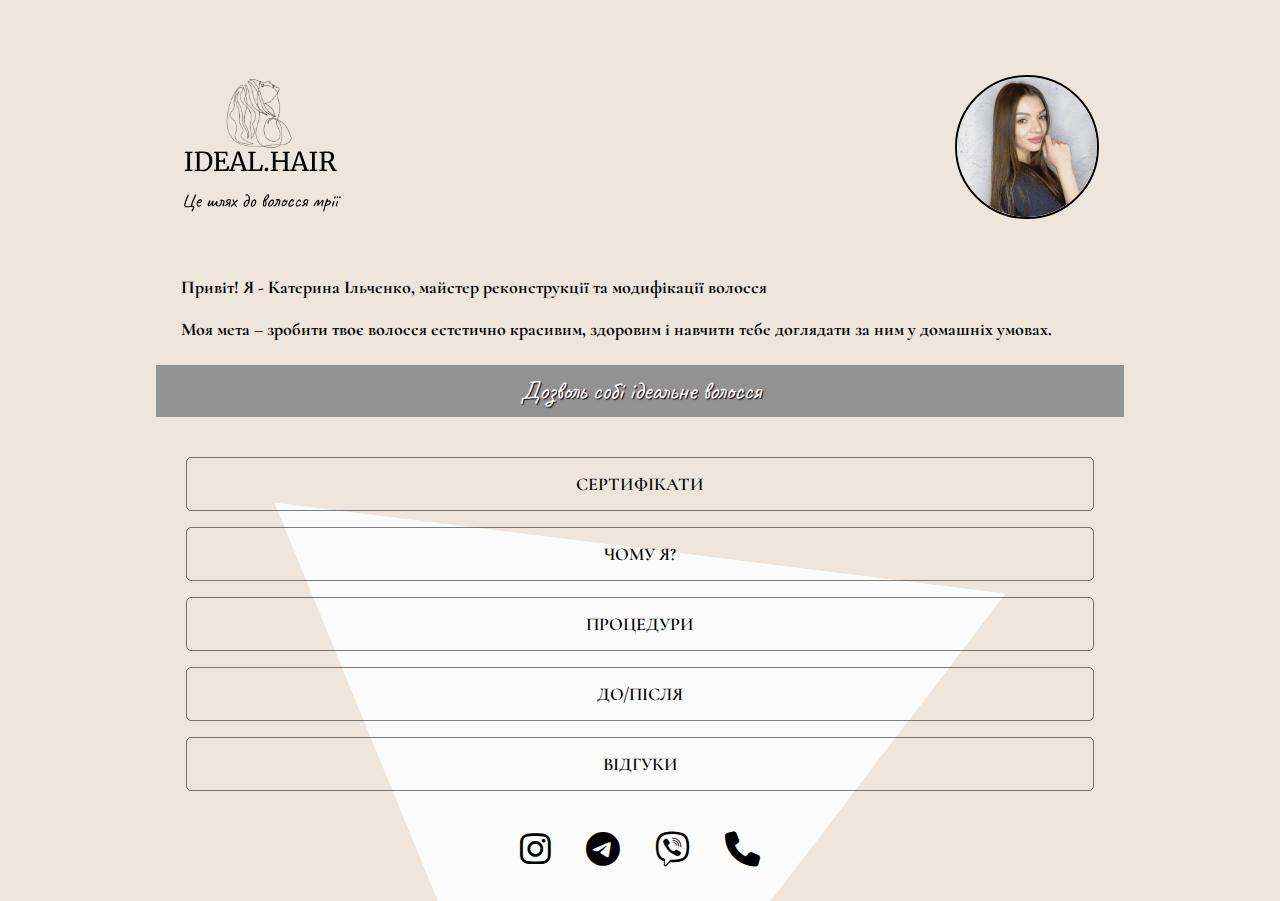
<file: index.html>
<!DOCTYPE html>
<html lang="ru">
<head>
    <meta charset="UTF-8">
    <meta name="viewport" content="width=device-width, initial-scale=1.0">
    <meta name="description" content="Привіт! Я - Катерина Ільченко, майстер реконструкції та модифікації волосся. Пересечне, Солоницівка, Вільшани  Моя мета – зробити твоє волосся естетично красивим, здоровим і навчити тебе доглядати за ним у домашніх умовах. Здравствуйте! Я – Екатерина Ильченко, мастер реконструкции и модификации волос. Пересечное, Солоницевка, Ольшаны Моя цель – сделать твои волосы эстетически красивыми, здоровыми и научить тебя ухаживать за ними в домашних условиях.">
    <link rel="icon" href="icon.ico">  
    <link rel="stylesheet" href="css/all.css">

    <link rel="preconnect" href="https://fonts.googleapis.com">
    <link rel="preconnect" href="https://fonts.gstatic.com" crossorigin>
    <link href="https://fonts.googleapis.com/css2?family=Caveat&family=Cormorant:wght@500&display=swap" rel="stylesheet">

    <link rel="stylesheet" href="css/style.css">
    <title>Головна сторінка. Катерина Ільченко майстер реконструкції та модифікації волосся</title>
</head>
<body>
<div class="homePage">
	  <div class='container'>
	                <header class='header'>
	                  <figure class="logo">
	                    <img src="img/homePage/logo1.svg" alt="" class="logo1">
	                    <img src="img/homePage/fotoKati.png" alt="" class="logo2">
	                    <figcaption>
	                      <p><h1 class="target">Привіт! Я - Катерина Ільченко, майстер реконструкції та модифікації волосся</h1></p>
	                      <p><h2 class="description"><b>Моя мета</b> – зробити твоє волосся естетично красивим, здоровим і навчити тебе доглядати за ним у домашніх умовах.</h2></p>
	                    </figcaption>
	                  </figure>     
	                </header>
	                <div class="slogan">Дозволь собі ідеальне волосся</div>
	                <nav>
	                  <ul class="menu">
	                    <li><a href="gallery.html" class="menuLink ">СЕРТИФІКАТИ</a></li>
	                    <li><a href="about.html" class="menuLink ">ЧОМУ Я?</a></li>
	                    <li><a href="procedur.html" class="menuLink ">ПРОЦЕДУРИ</a></li>
	                    <li><a href="beforeAfter.html" class="menuLink ">ДО/ПІСЛЯ</a></li>
	                    <li><a href="reviews.html" class="menuLink ">ВІДГУКИ</a></li>
	                  </ul>
	                </nav>
	                

	  </div>
	<footer class="footer">
		<ul class="contact">
		  <li><a href="https://www.instagram.com/ideal.hair_/"><i class="fa-brands fa-instagram instagram"></i></a></li>
		  <li><a href="https://t.me/idealhaair"><i class="fa-brands fa-telegram telegram"></i></a></li>
		  <li><a href="viber://chat?number=%2B380665272340"><i class="fa-brands fa-viber viber"></i></a></li>
		  <li><a href="tel:+380665272340"><i class="fa-solid fa-phone phone"></i></a></li>
		</ul>
	</footer>
</div>

<script src="js/script.js"></script>
</body>
</html>
</file>
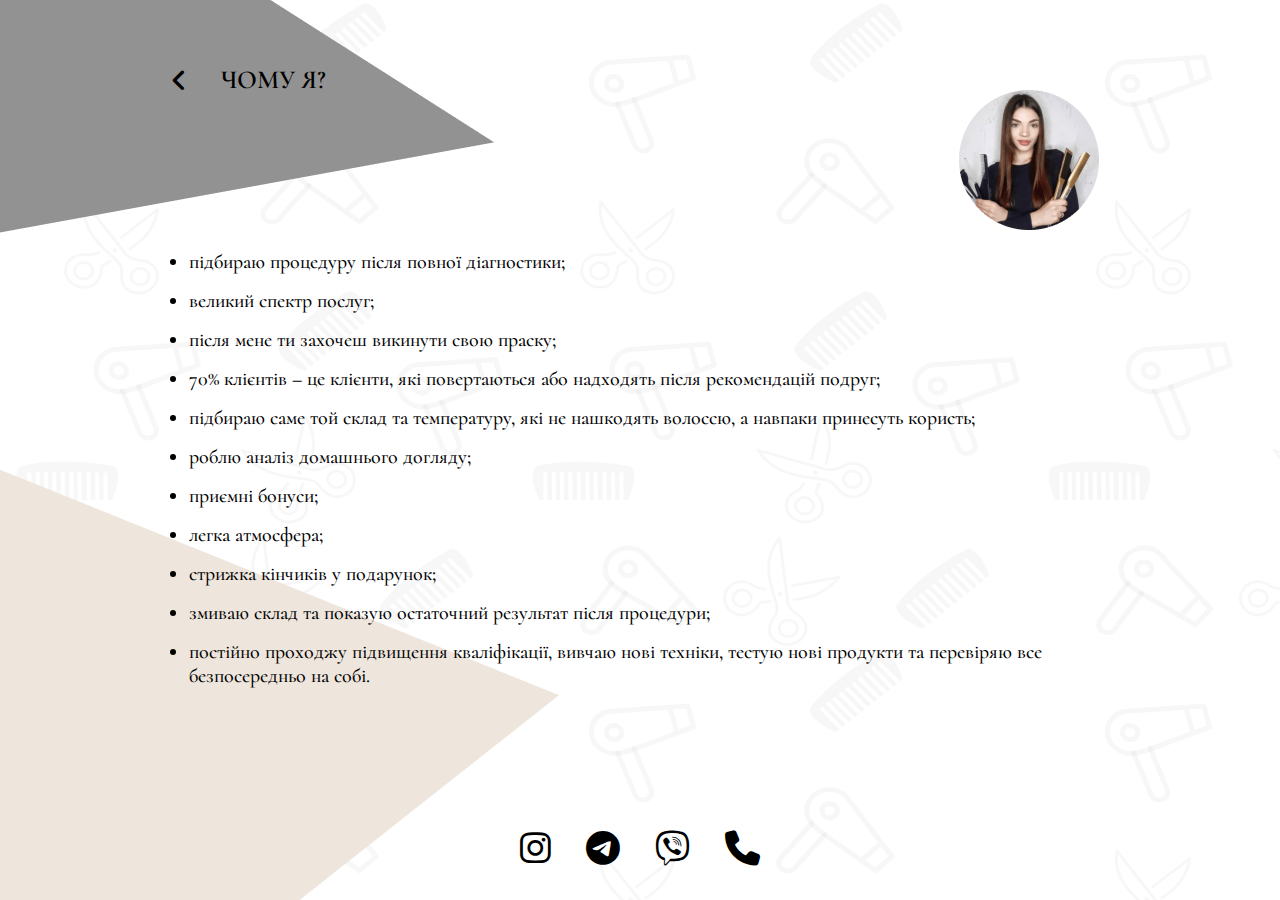
<file: about.html>
<!DOCTYPE html>
<html lang="ru">
<head>
    <meta charset="UTF-8">
    <meta name="viewport" content="width=device-width, initial-scale=1.0">
   
    <link rel="icon" href="icon.ico">  
    <link rel="stylesheet" href="css/brands.css">
    <link rel="stylesheet" href="css/all.css">
    <link rel="preconnect" href="https://fonts.googleapis.com">
    <link rel="preconnect" href="https://fonts.gstatic.com" crossorigin>
    <link href="https://fonts.googleapis.com/css2?family=Caveat&family=Cormorant:wght@500&display=swap" rel="stylesheet">

    <link rel="stylesheet" href="css/style.css">
    <title>Катерина Ільченко - Майстер реконструкції волосся</title>
</head>
<body >
    <div class="aboutPage">
         <div class='container aboutPageContainer'>
                <div class="about_titleCont" >
                    <a href="index.html" class="title about_title"><span ><i class="fa-solid fa-angle-left "></i></span><span>Чому Я?</span></a>            
                </div>

                <figure>
                    <img src="img/about/aboutLogo.png" alt="Фотография Екатерины Ильченко" class="aboutLogoImg">
                    <figcaption>
                        <ul class="aboutCont">
                            <li class="aboutList">Підбираю процедуру після повної діагностики;</li>
                            <li class="aboutList">Великий спектр послуг;</li>
                            <li class="aboutList">після мене ти захочеш викинути свою праску;</li>
                            <li class="aboutList">70% клієнтів – це клієнти, які повертаються або надходять після рекомендацій подруг;</li>
                            <li class="aboutList">підбираю саме той склад та температуру, які не нашкодять волоссю, а навпаки принесуть користь;</li>
                            <li class="aboutList">Роблю аналіз домашнього догляду;</li>
                            <li class="aboutList">приємні бонуси;</li>
                            <li class="aboutList">Легка атмосфера;</li>
                            <li class="aboutList">стрижка кінчиків у подарунок;</li>
                            <li class="aboutList">змиваю склад та показую остаточний результат після процедури;</li>
                            <li class="aboutList">постійно проходжу підвищення кваліфікації, вивчаю нові техніки, тестую нові продукти та перевіряю все безпосередньо на собі.</li>
                        </ul>
                    </figcaption>
                </figure>

                <footer class="footer">
                    <ul class="contact">
                      <li><a href="https://www.instagram.com/ideal.hair_/"><i class="fa-brands fa-instagram instagram"></i></a></li>
                      <li><a href="https://t.me/idealhaair"><i class="fa-brands fa-telegram telegram"></i></a></li>
                      <li><a href="viber://chat?number=%2B380665272340"><i class="fa-brands fa-viber viber"></i></a></li>
                      <li><a href="tel:+380665272340"><i class="fa-solid fa-phone phone"></i></a></li>
                    </ul>
                </footer>
            </div>
        

    </div>


    <script src="js/script.js"></script>
</body>
</html>
</file>
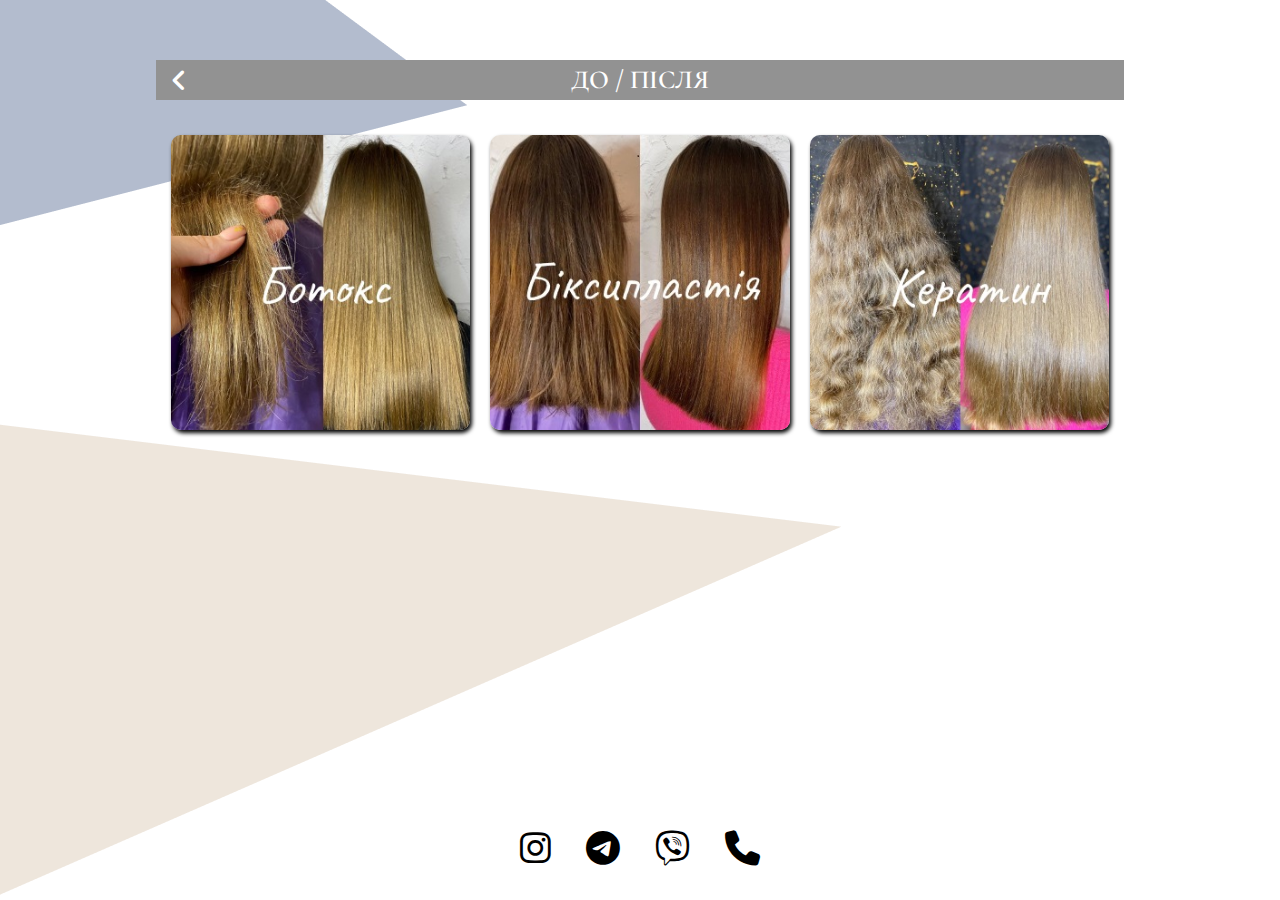
<file: beforeAfter.html>
<!DOCTYPE html>
<html lang="ru">
<head>
    <meta charset="UTF-8">
    <meta name="viewport" content="width=device-width, initial-scale=1.0">
    
    <link rel="icon" href="icon.ico">  
    <link rel="stylesheet" href="css/brands.css">
    <link rel="stylesheet" href="css/all.css">

    <link rel="preconnect" href="https://fonts.googleapis.com">
    <link rel="preconnect" href="https://fonts.gstatic.com" crossorigin>
    <link href="https://fonts.googleapis.com/css2?family=Caveat&family=Cormorant:wght@500&display=swap" rel="stylesheet">

    <link rel="stylesheet" href="css/style.css">
    <title>ДО / ПІСЛЯ. Катерина Ільченко - Майстер реконструкції волосся</title>
</head>
<body >
    <section class="beforePage">
         <div class='container beforePageContainer'>
                <div class="before_titleCont" >
                    <a href="index.html" class="title before_title"><span><i class="fa-solid fa-angle-left "></i></span><span>ДО / ПІСЛЯ</span></a>
                </div>
                <section>
                    <figure>
                        <img src="img/beforeAfter/botoks.jpg" alt="" class="botoks">
                    </figure>
                    <figure>
                        <img src="img/beforeAfter/bix.jpg" alt="" class="bix">
                    </figure>
                    <figure>
                        <img src="img/beforeAfter/keratin.jpg" alt="" class="keratin">
                    </figure>
                </section>
                <footer class="footer">
                    <ul class="contact">
                      <li><a href="https://www.instagram.com/ideal.hair_/"><i class="fa-brands fa-instagram instagram"></i></a></li>
                      <li><a href="https://t.me/idealhaair"><i class="fa-brands fa-telegram telegram"></i></a></li>
                      <li><a href="viber://chat?number=%2B380665272340"><i class="fa-brands fa-viber viber"></i></a></li>
                      <li><a href="tel:+380665272340"><i class="fa-solid fa-phone phone"></i></a></li>
                    </ul>
                </footer>
            </div>        
    </section>


    <script src="js/script.js"></script>
</body>
</html>
</file>
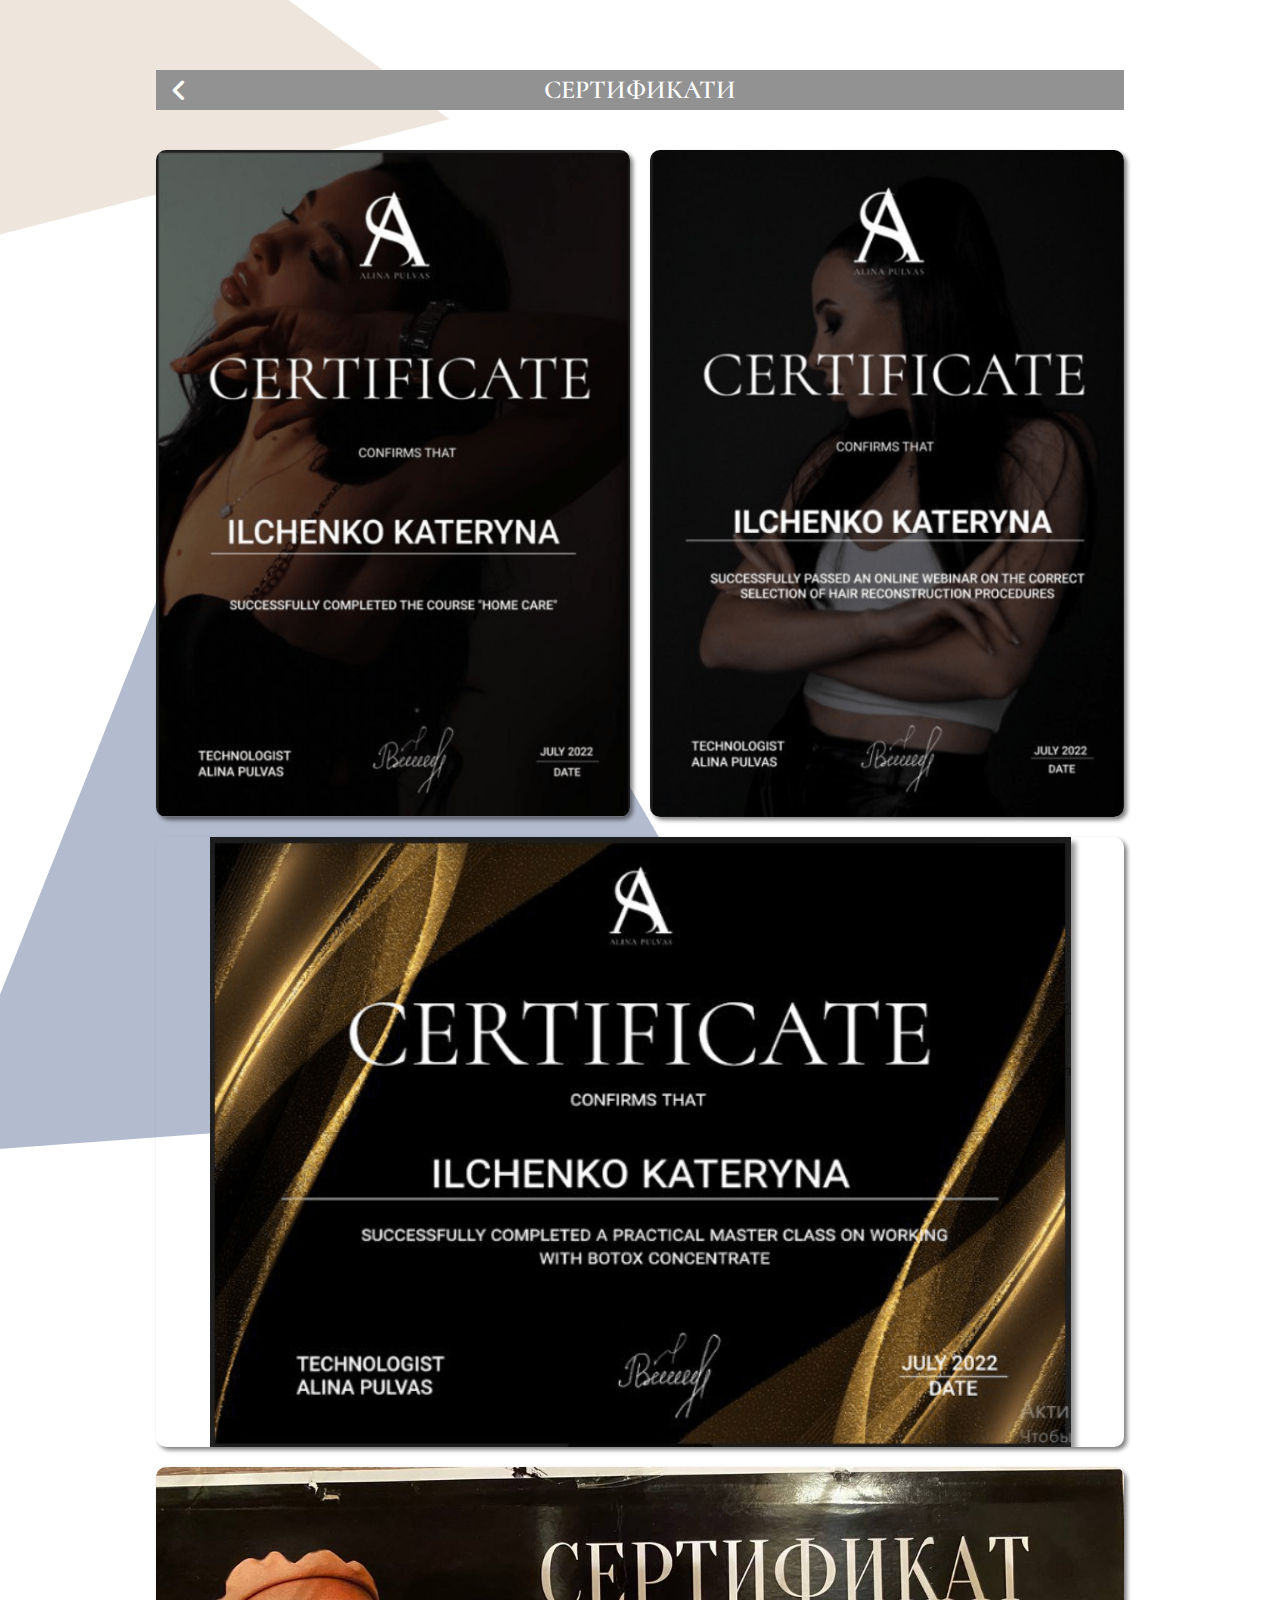
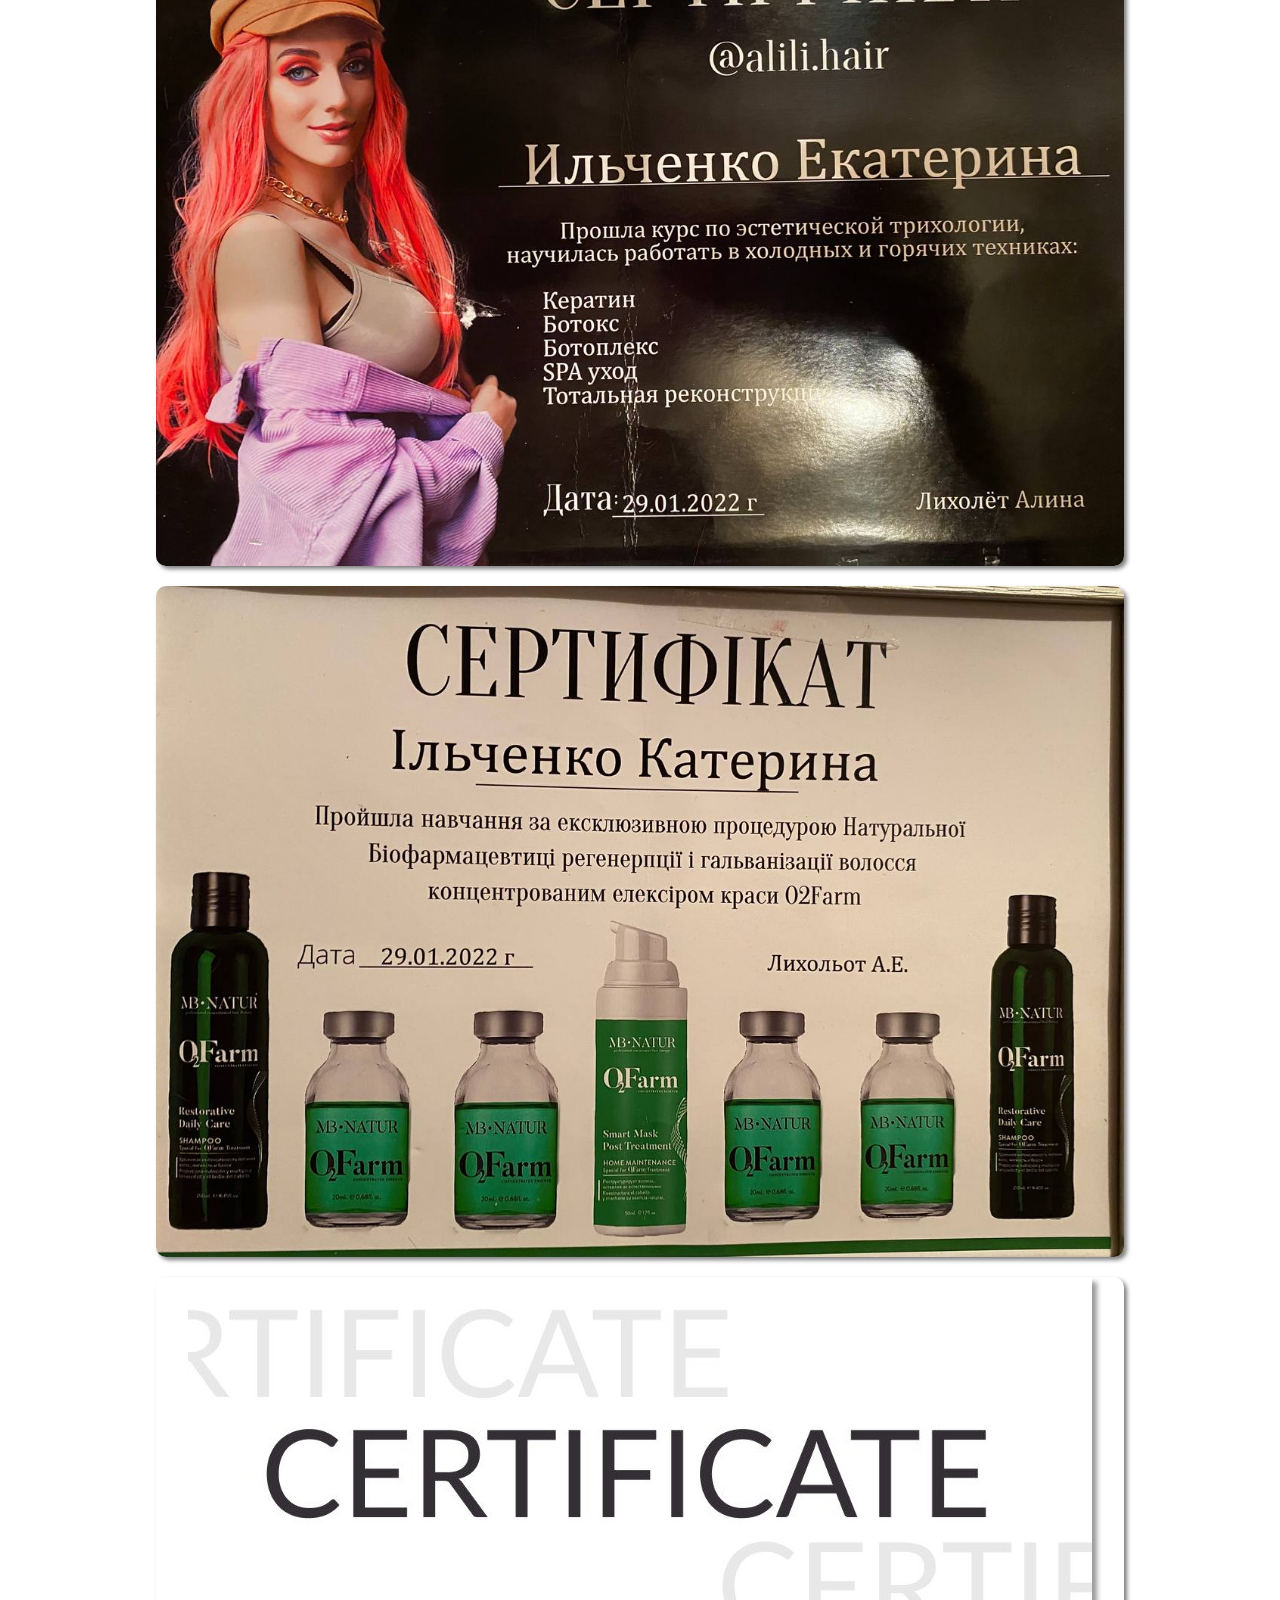
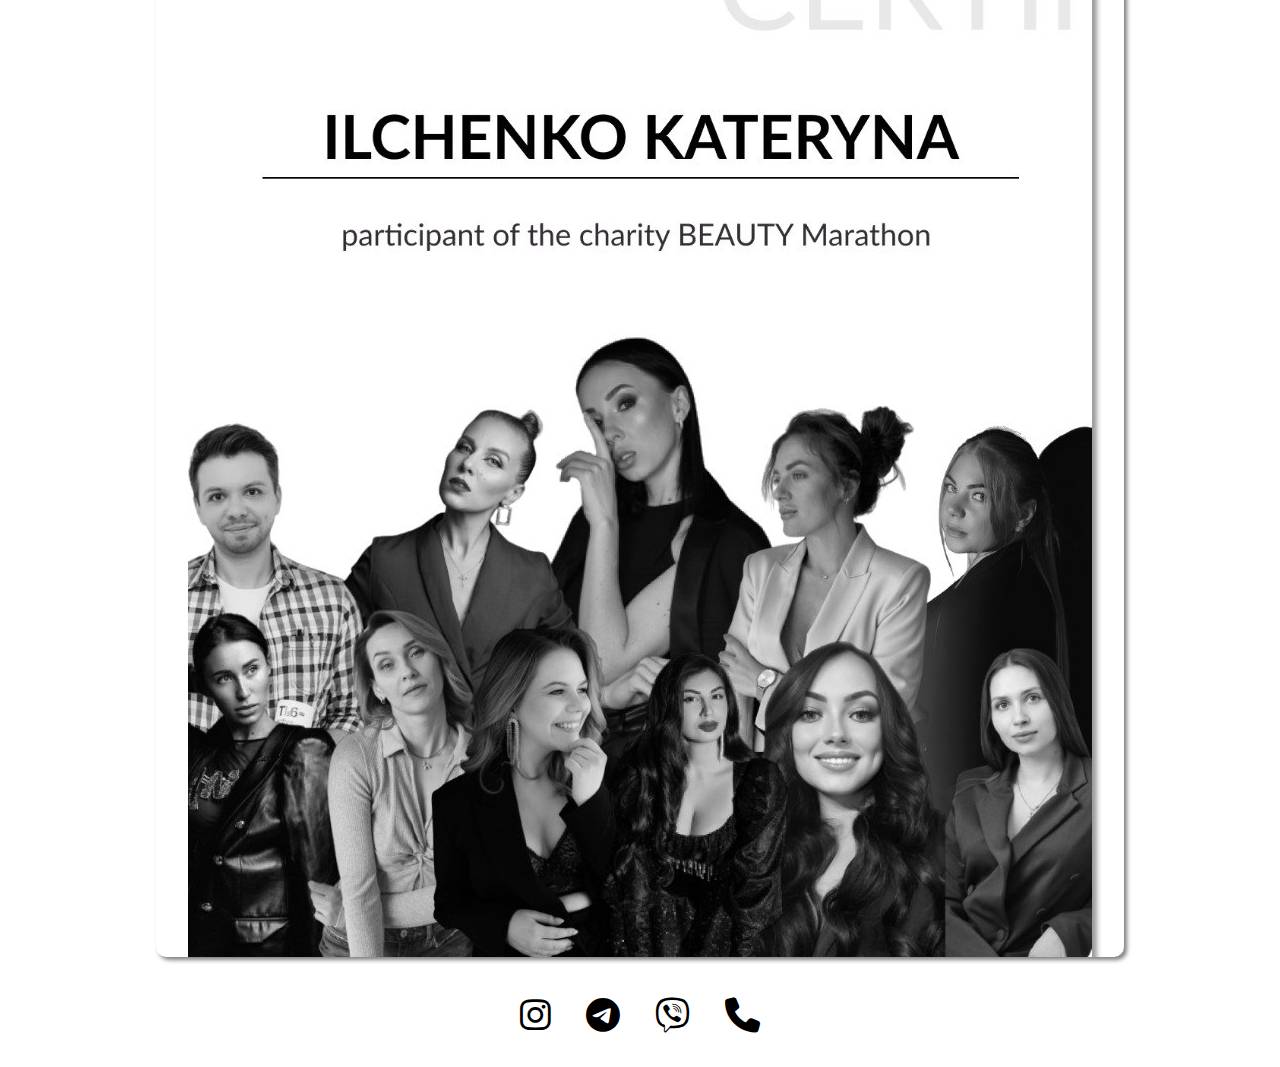
<file: gallery.html>
<!DOCTYPE html>
<html lang="ru">
<head>
    <meta charset="UTF-8">
    <meta name="viewport" content="width=device-width, initial-scale=1.0">
    
    <link rel="icon" href="icon.ico">  
    <link rel="stylesheet" href="css/brands.css">
    <link rel="stylesheet" href="css/brands.css">
    <link rel="stylesheet" href="css/all.css">

    <link rel="preconnect" href="https://fonts.googleapis.com">
    <link rel="preconnect" href="https://fonts.gstatic.com" crossorigin>
    <link href="https://fonts.googleapis.com/css2?family=Caveat&family=Cormorant:wght@500&display=swap" rel="stylesheet">
    <link rel="stylesheet" href="css/style.css">
    <title>Галерея. Катерина Ільченко - Майстер реконструкції волосся</title>
</head>
<body>
    <div class="certificatePage">
         <div class='container '>
                <div class="certificateTitle_cont" >
                    <a href="index.html" class="title certificatePage_title"><span ><i class="fa-solid fa-angle-left "></i></span><span>Сертификати</span></a>            
                </div>
                <div class="gallery">
            
                        <figure >
                            <a href="img/certificates/cerImg1.png">
                                <img src="img/certificates/cerImg1.png" alt="Сертификат дата:Июнь 2022">
                            </a>
                        </figure>
                        <figure>
                            <a href="img/certificates/cerImg2.png">
                                <img src="img/certificates/cerImg2.png" alt="Сертификат дата:Июнь 2022">
                            </a>
                        </figure>                        
    

                    <figure class="flex">
                        <a href="img/certificates/cerImg3.png">
                            <img src="img/certificates/cerImg3.png" alt="Сертификат дата:Июнь 2022">
                        </a>
                    </figure>
                    <figure class="flex">
                        <a href="img/certificates/cerImg4.jpg">
                            <img src="img/certificates/cerImg4.jpg" alt="Сертификат дата:Январь 2022">
                        </a>
                    </figure>
                    <figure class="flex">
                        <a href="img/certificates/cerImg5.jpg">
                            <img src="img/certificates/cerImg5.jpg" alt="Сертификат дата:Январь 2022">
                        </a>
                    </figure>
                    <figure class="flex">
                        <a href="img/certificates/cerImg6.jpg">
                            <img src="img/certificates/cerImg6.jpg" alt="Сертификат участвия в Марафоне">
                        </a>
                    </figure>
                </div>
                <footer class="footer">
                    <ul class="contact">
                      <li><a href="https://www.instagram.com/ideal.hair_/"><i class="fa-brands fa-instagram instagram"></i></a></li>
                      <li><a href="https://t.me/idealhaair"><i class="fa-brands fa-telegram telegram"></i></a></li>
                      <li><a href="viber://chat?number=%2B380665272340"><i class="fa-brands fa-viber viber"></i></a></li>
                      <li><a href="tel:+380665272340"><i class="fa-solid fa-phone phone"></i></a></li>
                    </ul>
                </footer>
            </div> 
    </div>

    <script src="js/script.js"></script>
</body>
</html>
</file>
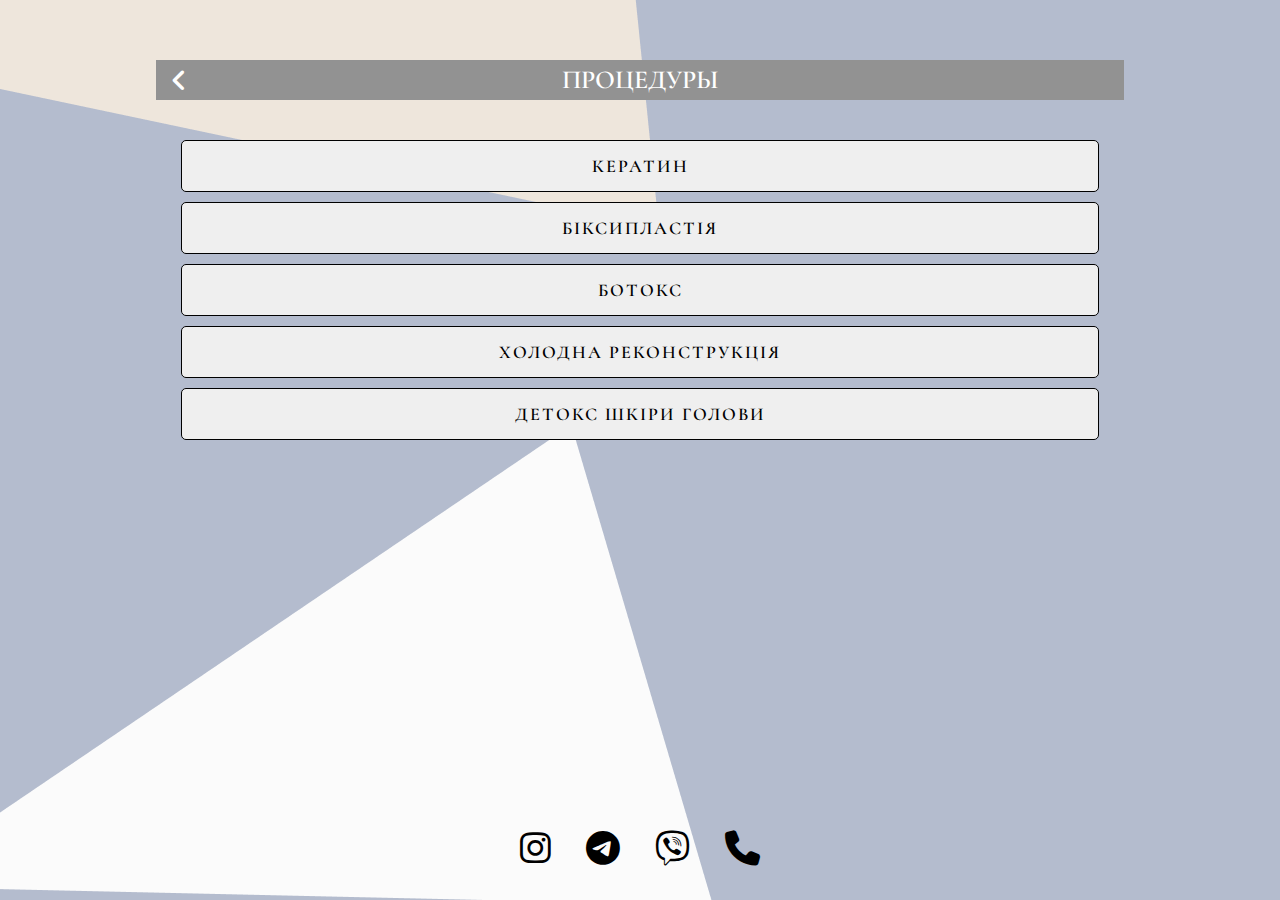
<file: procedur.html>
<!DOCTYPE html>
<html lang="ru">
<head>
    <meta charset="UTF-8">
    <meta name="viewport" content="width=device-width, initial-scale=1.0">
   
    <link rel="icon" href="icon.ico">  
    <link rel="stylesheet" href="css/brands.css">
    <link rel="stylesheet" href="css/all.css">

    <link rel="preconnect" href="https://fonts.googleapis.com">
    <link rel="preconnect" href="https://fonts.gstatic.com" crossorigin>
    <link href="https://fonts.googleapis.com/css2?family=Caveat&family=Cormorant:wght@500&display=swap" rel="stylesheet">



    <link rel="stylesheet" href="css/style.css">
    <title>Процедури. Екатерина Ильченко - Мастер реконструкции волос</title>
</head>
<body >
    <div class='procedurePageContainer'>
        <div class='container'>
                <div class="procedure_titleCont" >
                    <a href="index.html" class="title procedure_title"><span ><i class="fa-solid fa-angle-left "></i></span><span>Процедуры</span></a>            
                </div>

                <div class="acordionContainer">                     
                    <button class="accordion">Кератин</button>
                    <div class="panel" style="display: none">
                        <ul class="panelList">
                            <li>- вирівнює сильний завиток;</li>
                            <li>- прибирає пухнастість та статику;</li>
                            <li>- додає блиск;</li>
                            <li>- полегшує розчісування;</li>
                            <li>- запобігає ламкості та посіченості;</li>
                            <li>- робить волосся міцнішим.</li>
                            
                            <li><b>Ефект 4-6 месяцев</b></li>    
                        </ul>                                   
                    </div>
                    <button class="accordion">БІКСИПЛАСТІЯ</button>
                    <div class="panel" style="display: none">
                        <ul class="panelList">
                            <li>- вирівнює невелику хвилю;</li>
                            <li>- прибирає пухнастість та статику;</li>
                            <li>- додає блиск;</li>
                            <li>- полегшує розчісування;</li>
                            <li>- запобігає ламкості та посіченості;</li>
                            <li>- робить волосся міцнішим;</li>
                            <li>- дає локонам захисну плівку;</li>
                            <li>- волосся стає м'яким і слухняним.</li>                          
                            <li><b>Ефект 4-6 місяців</b></li>
                        </ul>                                   
                    </div>
                    <button class="accordion">Ботокс</button>
                    <div class="panel" style="display: none">
                        <ul class="panelList">
                            <li>- живить та зволожує;</li>
                            <li>- полегшує укладання;</li>
                            <li>- волосся стає блискучим, м'яким і слухняним;</li>
                            <li>- прибирає пухнастість та статику.</li>                          
                            <li><b>Ефект 2-4 місяці.</b></li>
                        </ul>                                    
                    </div>
                    <button class="accordion">ХОЛОДНА РЕКОНСТРУКЦІЯ</button>
                    <div class="panel" style="display: none">
                        <ul class="panelList">
                            <li>- відновлює пошкоджену структуру волосся;</li>
                            <li>- підвищує щільність та еластичність;</li>
                            <li>- запобігає ламкості та січці;</li>
                            <li>- дає можливість зростання нових волосків</li>
                            <li>- розкриває природне сяйво;</li>
                            <li>- волосся стає м'яким і приємним на дотик.</li>
                        </ul>                                    
                    </div>
                    <button class="accordion">ДЕТОКС ШКІРИ ГОЛОВИ</button>
                    <div class="panel" style="display: none">
                        <ul class="panelList">
                            <li>- відлущує ороговілі клітини шкіри;</li>
                            <li>- очищає сальні пробки;</li>
                            <li>- запобігає захворюванню шкіри голови;</li>
                            <li>- дає можливість зростання нових волосків</li>
                        </ul>                                    
                    </div>
                </div>


                <footer class="footer">
                    <ul class="contact">
                      <li><a href="https://www.instagram.com/ideal.hair_/"><i class="fa-brands fa-instagram instagram"></i></a></li>
                      <li><a href="https://t.me/idealhaair"><i class="fa-brands fa-telegram telegram"></i></a></li>
                      <li><a href="viber://chat?number=%2B380665272340"><i class="fa-brands fa-viber viber"></i></a></li>
                      <li><a href="tel:+380665272340"><i class="fa-solid fa-phone phone"></i></a></li>
                    </ul>
                </footer>
            </div>        
    </div>

    <script src="js/script.js"></script>
</body>
</html>
</file>
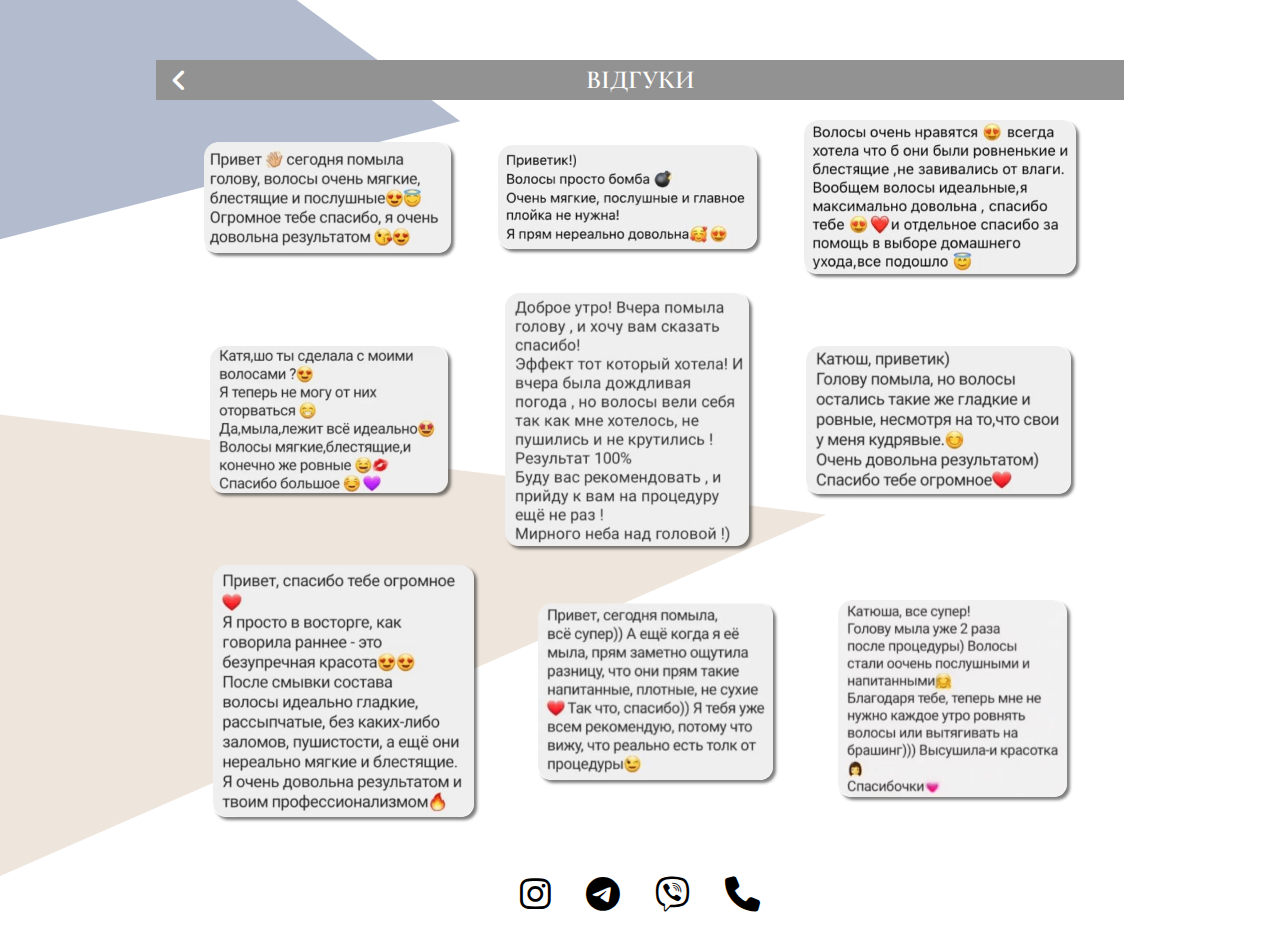
<file: reviews.html>
<!DOCTYPE html>
<html lang="ru">
<head>
    <meta charset="UTF-8">
    <meta name="viewport" content="width=device-width, initial-scale=1.0">
   
    <link rel="icon" href="icon.ico">  
    <link rel="stylesheet" href="css/brands.css">
    <link rel="stylesheet" href="css/all.css">

    <link rel="preconnect" href="https://fonts.googleapis.com">
    <link rel="preconnect" href="https://fonts.gstatic.com" crossorigin>
    <link href="https://fonts.googleapis.com/css2?family=Caveat&family=Cormorant:wght@500&display=swap" rel="stylesheet">

    <title>Відгуки. Катерина Ільченко, майстер реконструкції та модифікації волосся</title>

    <link rel="stylesheet" href="css/style.css">
  
</head>
<body >
    <div class="reviewsPage">
         <div class='container'>
            <div class="reviews_titleCont" >
                <a href="index.html" class="title reviews_title"> <span><i class="fa-solid fa-angle-left "></i></span><span>ВІДГУКИ</span></a>            
            </div>
            <div class="reviewsList">
                <figure><img src="img/reviews/r1.png" alt="Фото отзыв на мое творчество"></figure>
                <figure><img src="img/reviews/r2.png" alt="Фото отзыв на мое творчество"></figure>
                <figure><img src="img/reviews/r3.png" alt="Фото отзыв на мое творчество"></figure>
                <figure><img src="img/reviews/r4.png" alt="Фото отзыв на мое творчество"></figure>
                <figure><img src="img/reviews/r5.png" alt="Фото отзыв на мое творчество"></figure>
                <figure><img src="img/reviews/r6.png" alt="Фото отзыв на мое творчество"></figure>
                <figure><img src="img/reviews/r7.png" alt="Фото отзыв на мое творчество"></figure>
                <figure><img src="img/reviews/r8.png" alt="Фото отзыв на мое творчество"></figure>
                <figure><img src="img/reviews/r9.png" alt="Фото отзыв на мое творчество"></figure>
            </div>
            <footer class="footer">
                <ul class="contact">
                  <li><a href="https://www.instagram.com/ideal.hair_/"><i class="fa-brands fa-instagram instagram"></i></a></li>
                  <li><a href="https://t.me/idealhaair"><i class="fa-brands fa-telegram telegram"></i></a></li>
                  <li><a href="viber://chat?number=%2B380665272340"><i class="fa-brands fa-viber viber"></i></a></li>
                  <li><a href="tel:+380665272340"><i class="fa-solid fa-phone phone"></i></a></li>
                </ul>
            </footer>
         </div>        
    </div>

    <script src="js/script.js"></script>
</body>
</html>
</file>
<file: css/style.css>
*{
  box-sizing: border-box;
  margin: 0;
  padding: 0;
}
html,body {
  width: 100%;
  height: 100%;  
}
.container {
  max-width: 968px;
  margin: 0 auto;
  display: flex;
  flex-direction: column;
  min-height: 100%;
  padding-bottom: 10px;
}
header.header {
  background-repeat: no-repeat;
  background-position: -130px -40px;
  padding: 75px 25px 25px 25px;;
}

.homePage {
  background: url('../img/homePage/homeTrianglImg1.png')-85px -200px no-repeat,  url('../img/homePage/homeTrianglImg2.png')-133px 451px no-repeat, #EEE6DC;
  padding-bottom: 100px;
  min-height:100%;
}
.homePage, .certificatePage, .aboutPage, .procedurePageContainer, .beforePage, .reviewsPage {
  position: relative;
}

.logo {
  width: 100%;
  height: 100%;
}
.logo2 {
  float: right;
  border: 2px solid black;
  border-radius: 50%;
}
.target, .description {
  font-family: 'Cormorant', serif;
  font-size: 18px;
}
figure.logo figcaption {
  padding-top: 40px;
}
figure.logo figcaption p:not(:last-child){
  margin-bottom: 20px;
}

.slogan {
  min-height: 34px;
  background-color: #929292;
  font-family: 'Caveat', cursive;
  line-height: 2;
  font-size: 26px;
  color: #fff;
  text-shadow: 1px 1px 1px #001;
  display: flex;
  justify-content: center;
  align-items: center;
}

nav {
  background-repeat: no-repeat;
  padding-top: 40px;

}
ul.menu {
  width: 100%;
  display: flex;
  flex-direction: column;
 
  list-style: none;
}
ul.menu li {
  padding-left: 30px;
  padding-right: 30px;
}
ul.menu li:not(:last-child){
  margin-bottom: 16px;
}
.menuLink {
  display: block;
  list-style: none;
  padding: 15px;
  text-align: center;
  text-decoration: none;
  color: #000;
  border:1px solid rgba(0,0,0,0.5);
  border-radius: 5px;
  font-family: 'Cormorant';
  font-size: 18px;
  font-weight: 600;
  transition: background 0.5s 0.5s;
}
.menuLink:hover {background:#e7b77b;}
ul.contact {
  display: flex;
  justify-content: center;
  list-style: none;
  padding-top: 30px;
  padding-bottom: 35px;
}
ul.contact a {
  display: inline-block;
  transition: transform  1s;
}
ul.contact a:hover {
  transform: scale(1.2);
}
ul.contact li:not(:last-child) {margin-right: 35px;}
.instagram, .telegram, .viber, .phone {
  font-size: 35px;
  color: #000;
}

/* certificatePage style start*/

.certificatePage {
    background: url(../img/certificates/sertifikatTriangl1.png) -115px -228px no-repeat, url(../img/certificates/sertifikatTriangl2.png) -64px 226px no-repeat #fff;
    padding:70px 0 100px;
}

a.title {

  display: block;
  text-align: center;
  min-height: 40px;
  font-family: 'Cormorant', serif;
  font-weight: 600;
  font-size: 26px;
  text-decoration: none;
  text-transform: uppercase;
  position: relative;

}
a.title span:nth-of-type(1) {
  width: 15px;
  position: absolute;
  left: 15px;
  top: 0;
  bottom: 0;
  display: flex;
  align-items: center;
}
a.title span:nth-of-type(2) {
  line-height: 40px;
}


.gallery {
  display: flex;
  flex-wrap: wrap;
  justify-content: space-between;
  padding-left: 25px;
  padding-right: 25px;
  padding-top: 40px;
}
.gallery figure {
  display: flex;
  border-radius:10px;
  overflow: hidden;
  box-shadow:3px 3px 4px rgba(0,0,0, 0.5);
}
.gallery  figure:not(:last-child){
  margin-bottom: 20px;
}
.gallery  figure a{
  line-height: 0;  
}
.gallery  figure:nth-of-type(1){
  width: calc(50% - 10px);
}
.gallery  figure:nth-of-type(2){
  width: calc(50% - 10px);
}

.gallery figure img {
  max-width: 100%;
  line-height: 0;
  height: auto;
  box-shadow: 5px 5px 5px rgba(0,0,0, 0.4);
}
.flex {
  width: 100%;
  display: flex;
  justify-content: center;
}
/*certificatePage style end*/
/*aboutPage start*/
.aboutPage {
  background: url('../img/about/aboutTrianglImg1.png') -141px -204px no-repeat, url('../img/about/aboutTrianglImg2.png') -110px 425px no-repeat, url('../img/about/aboutBG.png') #fff;
  padding-top: 60px;
  padding-bottom: 100px;
  min-height:100%;
}
.aboutPage figure {
  position: relative;
}
img.aboutLogoImg {
  position: absolute;
  top: -10px;
  right: 25px;
}

ul.aboutCont {
  padding-left: 33px;
  padding-right: 19px;
  padding-top: 150px;
}

a.about_title {
  justify-content: flex-start;
  background-color: transparent;
  padding-left: 65px;
  color: #000;
  text-align:left !important;
}
.about_title span i {
  color:#000;
}
.aboutList {
  font-family: 'Cormorant';
  font-style: normal;
  font-weight: 500;
  font-size: 20px;
  line-height: 24px;
  text-transform: lowercase;
  color: #000000;
}
.aboutList:not(:last-child){
  margin-bottom: 15px;
}
/*procedure*/
.procedurePageContainer {
  padding-top: 60px;
  background: url('../img/procedure/procedureTrianglImg1.png') -146px -271px, url('../img/procedure/procedureTrianglImg2.png') -110px 425px;
  background-repeat: no-repeat;
  background-color: #B4BCCE;
  min-height: 100%;
  padding-bottom: 100px;
  position: relative;

}
.title {
  background-color: #929292;
  color: #fff;
}
.acordionContainer {
  display: flex;
  flex-direction: column;
  padding-left: 25px;
  padding-right: 25px;
  padding-top: 40px;
}
.acordionContainer button {
  padding-top: 15px;
  padding-bottom: 15px; 
}
.acordionContainer button:not(:last-child) {
  margin-bottom: 10px;
}
.accordion {
  font-family: 'Cormorant';
  font-style: normal;
  font-weight: 600;
  font-size: 18px;
  line-height: 20px;
  letter-spacing: 2px;
  text-transform: uppercase;
  border:1px solid black;
  border-radius: 5px;
  transition: background-color 1s 1s;
  cursor:pointer;
}
.accordion:hover {
  background-color: #EEE6DC;
}
.botoks, .bix, .keratin{
  border-radius: 10px;
  box-shadow: 2px 3px 4px rgb(0 0 0);
}
/*footer*/
.footer{
  position: absolute;
  bottom: 0;
  right: 0;
  left: 0;
}
/*footer*/


.panelList {
  padding: 10px 15px; 
  margin-bottom: 10px;
  background-color: rgba(255,255,255, 0.8);
  border-radius: 10px;
}
.panelList li {
  font-family: 'Cormorant';
  font-style: italic;
  font-weight: 500;
  font-size: 20px;
  line-height: 20px;
  color: #000000;
  list-style: none;
}
.panelList li:not(:last-of-type){
  margin-bottom: 10px;
}
/*beforePage*/
.beforePageContainer {
  padding-top: 60px;
  position: relative;
}
.beforePage {
    background:url(../img/beforeAfter/beforeAfterTrianglImg1.png)-97px -242px, url(../img/beforeAfter/beforeAfterTrianglImg2.png)-82px 414px; 
    background-repeat: no-repeat;
}
.beforePageContainer > section {
  display: flex;
  flex-direction: column;
  align-items: center;
  justify-content: center;
  padding-top: 35px;
  padding-bottom: 90px;
  padding-left: 15px;
  padding-right: 15px;
}
.beforePageContainer > section > figure {
  padding-bottom: 15px;
}
/*reviewsPage*/

.reviewsPage {
  padding-top: 60px;
  padding-bottom: 100px;
  background: url(../img/reviews/reviewsTriangl1.png)-104px -226px no-repeat, url(../img/reviews/reviewsTriangl2.png)-97px 402px no-repeat, url(../img/reviews/reviewsTriangl3.png) -70px 925px no-repeat;
  
}
.reviewsList {
  display: flex;
  flex-direction: column;
   align-items: flex-start; 
   padding: 20px 25px 0;
}

.reviewsList figure {
  display: inline-block;
  
}
.reviewsList figure  img {
  box-shadow:3px 3px 3px rgba(0,0,0, 0.5);
  border-radius: 13px;
}
.reviewsList figure:nth-of-type(even) {align-self: flex-end;}
.reviewsList figure:not(:last-child) {margin-bottom: 15px;}







@media screen and (max-width: 375px) {
    header.header {
      padding: 30px 15px 30px 15px;
    }
    .logo img:nth-of-type(1){width: 130px;}
    .logo img:nth-of-type(2){width: 125px;}

    .homePage {
        background: url(../img/homePage/homeTrianglImg1.png)-55px -290px no-repeat, url(../img/homePage/homeTrianglImg2.png)-151px 411px no-repeat, #EEE6DC;
    }
    .botoks, .bix, .keratin{
      object-fit: cover;
      width: 100%;
    }

}
@media screen and (min-width: 465px) {
    .homePage {
        background: url(../img/homePage/homeTrianglImg1.png)-85px -189px repeat-x, url(../img/homePage/homeTrianglImg2.png) center 502px no-repeat, #EEE6DC;
    }

    
}
@media screen and (min-width: 500px) {
  .reviewsList {
    align-items: center;
  }
  .reviewsList figure:nth-of-type(even) {
    align-self: center;
  }
}
@media screen and (max-width: 390px) {
  .gallery {
    padding-left: 15px;
    padding-right: 15px;
    padding-top: 15px;

  }
  .gallery figure:not(:last-child) {
    margin-bottom: 15px;
  }
}
@media screen and (min-width: 600px)  {
  .reviewsList {
    flex-wrap: wrap;
    flex-direction: row;
    justify-content: space-around;
  }
}
@media screen and (min-width: 698px) {
    .homePage {
        background:  url(../img/homePage/homeTrianglImg2.png) center 502px no-repeat, #EEE6DC;
    }
}
@media screen and (min-width: 860px) {
    .homePage {
        background:  url(../img/homePage/homeTrianglImg2.png) center 502px no-repeat, #EEE6DC;
    }
    .gallery {
      padding-left: 10px;
      padding-right: 10px;
    } 
}
@media screen and (min-width: 968px) {
    .gallery {
      padding-left: 0;
      padding-right: 0;
    } 
    .beforePage  {
      height: 100%;
    }
    .beforePageContainer > section {
      flex-direction: row;
      margin-right: -10px;
      margin-left: -10px;
    }
    .beforePageContainer > section > figure {
     
      margin-left: 10px;
      margin-right: 10px;

      width: calc(33.33% - 20px)
    }
    .beforePageContainer > section > figure > img {
      width: 100%;
      object-fit: cover;
    }

}
</file>
<file: css/brands.css>
/*!
 * Font Awesome Free 6.2.1 by @fontawesome - https://fontawesome.com
 * License - https://fontawesome.com/license/free (Icons: CC BY 4.0, Fonts: SIL OFL 1.1, Code: MIT License)
 * Copyright 2022 Fonticons, Inc.
 */
:root, :host {
  --fa-style-family-brands: 'Font Awesome 6 Brands';
  --fa-font-brands: normal 400 1em/1 'Font Awesome 6 Brands'; }

@font-face {
  font-family: 'Font Awesome 6 Brands';
  font-style: normal;
  font-weight: 400;
  font-display: block;
  src: url("../webfonts/fa-brands-400.woff2") format("woff2"), url("../webfonts/fa-brands-400.ttf") format("truetype"); }

.fab,
.fa-brands {
  font-weight: 400; }

.fa-monero:before {
  content: "\f3d0"; }

.fa-hooli:before {
  content: "\f427"; }

.fa-yelp:before {
  content: "\f1e9"; }

.fa-cc-visa:before {
  content: "\f1f0"; }

.fa-lastfm:before {
  content: "\f202"; }

.fa-shopware:before {
  content: "\f5b5"; }

.fa-creative-commons-nc:before {
  content: "\f4e8"; }

.fa-aws:before {
  content: "\f375"; }

.fa-redhat:before {
  content: "\f7bc"; }

.fa-yoast:before {
  content: "\f2b1"; }

.fa-cloudflare:before {
  content: "\e07d"; }

.fa-ups:before {
  content: "\f7e0"; }

.fa-wpexplorer:before {
  content: "\f2de"; }

.fa-dyalog:before {
  content: "\f399"; }

.fa-bity:before {
  content: "\f37a"; }

.fa-stackpath:before {
  content: "\f842"; }

.fa-buysellads:before {
  content: "\f20d"; }

.fa-first-order:before {
  content: "\f2b0"; }

.fa-modx:before {
  content: "\f285"; }

.fa-guilded:before {
  content: "\e07e"; }

.fa-vnv:before {
  content: "\f40b"; }

.fa-square-js:before {
  content: "\f3b9"; }

.fa-js-square:before {
  content: "\f3b9"; }

.fa-microsoft:before {
  content: "\f3ca"; }

.fa-qq:before {
  content: "\f1d6"; }

.fa-orcid:before {
  content: "\f8d2"; }

.fa-java:before {
  content: "\f4e4"; }

.fa-invision:before {
  content: "\f7b0"; }

.fa-creative-commons-pd-alt:before {
  content: "\f4ed"; }

.fa-centercode:before {
  content: "\f380"; }

.fa-glide-g:before {
  content: "\f2a6"; }

.fa-drupal:before {
  content: "\f1a9"; }

.fa-hire-a-helper:before {
  content: "\f3b0"; }

.fa-creative-commons-by:before {
  content: "\f4e7"; }

.fa-unity:before {
  content: "\e049"; }

.fa-whmcs:before {
  content: "\f40d"; }

.fa-rocketchat:before {
  content: "\f3e8"; }

.fa-vk:before {
  content: "\f189"; }

.fa-untappd:before {
  content: "\f405"; }

.fa-mailchimp:before {
  content: "\f59e"; }

.fa-css3-alt:before {
  content: "\f38b"; }

.fa-square-reddit:before {
  content: "\f1a2"; }

.fa-reddit-square:before {
  content: "\f1a2"; }

.fa-vimeo-v:before {
  content: "\f27d"; }

.fa-contao:before {
  content: "\f26d"; }

.fa-square-font-awesome:before {
  content: "\e5ad"; }

.fa-deskpro:before {
  content: "\f38f"; }

.fa-sistrix:before {
  content: "\f3ee"; }

.fa-square-instagram:before {
  content: "\e055"; }

.fa-instagram-square:before {
  content: "\e055"; }

.fa-battle-net:before {
  content: "\f835"; }

.fa-the-red-yeti:before {
  content: "\f69d"; }

.fa-square-hacker-news:before {
  content: "\f3af"; }

.fa-hacker-news-square:before {
  content: "\f3af"; }

.fa-edge:before {
  content: "\f282"; }

.fa-napster:before {
  content: "\f3d2"; }

.fa-square-snapchat:before {
  content: "\f2ad"; }

.fa-snapchat-square:before {
  content: "\f2ad"; }

.fa-google-plus-g:before {
  content: "\f0d5"; }

.fa-artstation:before {
  content: "\f77a"; }

.fa-markdown:before {
  content: "\f60f"; }

.fa-sourcetree:before {
  content: "\f7d3"; }

.fa-google-plus:before {
  content: "\f2b3"; }

.fa-diaspora:before {
  content: "\f791"; }

.fa-foursquare:before {
  content: "\f180"; }

.fa-stack-overflow:before {
  content: "\f16c"; }

.fa-github-alt:before {
  content: "\f113"; }

.fa-phoenix-squadron:before {
  content: "\f511"; }

.fa-pagelines:before {
  content: "\f18c"; }

.fa-algolia:before {
  content: "\f36c"; }

.fa-red-river:before {
  content: "\f3e3"; }

.fa-creative-commons-sa:before {
  content: "\f4ef"; }

.fa-safari:before {
  content: "\f267"; }

.fa-google:before {
  content: "\f1a0"; }

.fa-square-font-awesome-stroke:before {
  content: "\f35c"; }

.fa-font-awesome-alt:before {
  content: "\f35c"; }

.fa-atlassian:before {
  content: "\f77b"; }

.fa-linkedin-in:before {
  content: "\f0e1"; }

.fa-digital-ocean:before {
  content: "\f391"; }

.fa-nimblr:before {
  content: "\f5a8"; }

.fa-chromecast:before {
  content: "\f838"; }

.fa-evernote:before {
  content: "\f839"; }

.fa-hacker-news:before {
  content: "\f1d4"; }

.fa-creative-commons-sampling:before {
  content: "\f4f0"; }

.fa-adversal:before {
  content: "\f36a"; }

.fa-creative-commons:before {
  content: "\f25e"; }

.fa-watchman-monitoring:before {
  content: "\e087"; }

.fa-fonticons:before {
  content: "\f280"; }

.fa-weixin:before {
  content: "\f1d7"; }

.fa-shirtsinbulk:before {
  content: "\f214"; }

.fa-codepen:before {
  content: "\f1cb"; }

.fa-git-alt:before {
  content: "\f841"; }

.fa-lyft:before {
  content: "\f3c3"; }

.fa-rev:before {
  content: "\f5b2"; }

.fa-windows:before {
  content: "\f17a"; }

.fa-wizards-of-the-coast:before {
  content: "\f730"; }

.fa-square-viadeo:before {
  content: "\f2aa"; }

.fa-viadeo-square:before {
  content: "\f2aa"; }

.fa-meetup:before {
  content: "\f2e0"; }

.fa-centos:before {
  content: "\f789"; }

.fa-adn:before {
  content: "\f170"; }

.fa-cloudsmith:before {
  content: "\f384"; }

.fa-pied-piper-alt:before {
  content: "\f1a8"; }

.fa-square-dribbble:before {
  content: "\f397"; }

.fa-dribbble-square:before {
  content: "\f397"; }

.fa-codiepie:before {
  content: "\f284"; }

.fa-node:before {
  content: "\f419"; }

.fa-mix:before {
  content: "\f3cb"; }

.fa-steam:before {
  content: "\f1b6"; }

.fa-cc-apple-pay:before {
  content: "\f416"; }

.fa-scribd:before {
  content: "\f28a"; }

.fa-openid:before {
  content: "\f19b"; }

.fa-instalod:before {
  content: "\e081"; }

.fa-expeditedssl:before {
  content: "\f23e"; }

.fa-sellcast:before {
  content: "\f2da"; }

.fa-square-twitter:before {
  content: "\f081"; }

.fa-twitter-square:before {
  content: "\f081"; }

.fa-r-project:before {
  content: "\f4f7"; }

.fa-delicious:before {
  content: "\f1a5"; }

.fa-freebsd:before {
  content: "\f3a4"; }

.fa-vuejs:before {
  content: "\f41f"; }

.fa-accusoft:before {
  content: "\f369"; }

.fa-ioxhost:before {
  content: "\f208"; }

.fa-fonticons-fi:before {
  content: "\f3a2"; }

.fa-app-store:before {
  content: "\f36f"; }

.fa-cc-mastercard:before {
  content: "\f1f1"; }

.fa-itunes-note:before {
  content: "\f3b5"; }

.fa-golang:before {
  content: "\e40f"; }

.fa-kickstarter:before {
  content: "\f3bb"; }

.fa-grav:before {
  content: "\f2d6"; }

.fa-weibo:before {
  content: "\f18a"; }

.fa-uncharted:before {
  content: "\e084"; }

.fa-firstdraft:before {
  content: "\f3a1"; }

.fa-square-youtube:before {
  content: "\f431"; }

.fa-youtube-square:before {
  content: "\f431"; }

.fa-wikipedia-w:before {
  content: "\f266"; }

.fa-wpressr:before {
  content: "\f3e4"; }

.fa-rendact:before {
  content: "\f3e4"; }

.fa-angellist:before {
  content: "\f209"; }

.fa-galactic-republic:before {
  content: "\f50c"; }

.fa-nfc-directional:before {
  content: "\e530"; }

.fa-skype:before {
  content: "\f17e"; }

.fa-joget:before {
  content: "\f3b7"; }

.fa-fedora:before {
  content: "\f798"; }

.fa-stripe-s:before {
  content: "\f42a"; }

.fa-meta:before {
  content: "\e49b"; }

.fa-laravel:before {
  content: "\f3bd"; }

.fa-hotjar:before {
  content: "\f3b1"; }

.fa-bluetooth-b:before {
  content: "\f294"; }

.fa-sticker-mule:before {
  content: "\f3f7"; }

.fa-creative-commons-zero:before {
  content: "\f4f3"; }

.fa-hips:before {
  content: "\f452"; }

.fa-behance:before {
  content: "\f1b4"; }

.fa-reddit:before {
  content: "\f1a1"; }

.fa-discord:before {
  content: "\f392"; }

.fa-chrome:before {
  content: "\f268"; }

.fa-app-store-ios:before {
  content: "\f370"; }

.fa-cc-discover:before {
  content: "\f1f2"; }

.fa-wpbeginner:before {
  content: "\f297"; }

.fa-confluence:before {
  content: "\f78d"; }

.fa-mdb:before {
  content: "\f8ca"; }

.fa-dochub:before {
  content: "\f394"; }

.fa-accessible-icon:before {
  content: "\f368"; }

.fa-ebay:before {
  content: "\f4f4"; }

.fa-amazon:before {
  content: "\f270"; }

.fa-unsplash:before {
  content: "\e07c"; }

.fa-yarn:before {
  content: "\f7e3"; }

.fa-square-steam:before {
  content: "\f1b7"; }

.fa-steam-square:before {
  content: "\f1b7"; }

.fa-500px:before {
  content: "\f26e"; }

.fa-square-vimeo:before {
  content: "\f194"; }

.fa-vimeo-square:before {
  content: "\f194"; }

.fa-asymmetrik:before {
  content: "\f372"; }

.fa-font-awesome:before {
  content: "\f2b4"; }

.fa-font-awesome-flag:before {
  content: "\f2b4"; }

.fa-font-awesome-logo-full:before {
  content: "\f2b4"; }

.fa-gratipay:before {
  content: "\f184"; }

.fa-apple:before {
  content: "\f179"; }

.fa-hive:before {
  content: "\e07f"; }

.fa-gitkraken:before {
  content: "\f3a6"; }

.fa-keybase:before {
  content: "\f4f5"; }

.fa-apple-pay:before {
  content: "\f415"; }

.fa-padlet:before {
  content: "\e4a0"; }

.fa-amazon-pay:before {
  content: "\f42c"; }

.fa-square-github:before {
  content: "\f092"; }

.fa-github-square:before {
  content: "\f092"; }

.fa-stumbleupon:before {
  content: "\f1a4"; }

.fa-fedex:before {
  content: "\f797"; }

.fa-phoenix-framework:before {
  content: "\f3dc"; }

.fa-shopify:before {
  content: "\e057"; }

.fa-neos:before {
  content: "\f612"; }

.fa-hackerrank:before {
  content: "\f5f7"; }

.fa-researchgate:before {
  content: "\f4f8"; }

.fa-swift:before {
  content: "\f8e1"; }

.fa-angular:before {
  content: "\f420"; }

.fa-speakap:before {
  content: "\f3f3"; }

.fa-angrycreative:before {
  content: "\f36e"; }

.fa-y-combinator:before {
  content: "\f23b"; }

.fa-empire:before {
  content: "\f1d1"; }

.fa-envira:before {
  content: "\f299"; }

.fa-square-gitlab:before {
  content: "\e5ae"; }

.fa-gitlab-square:before {
  content: "\e5ae"; }

.fa-studiovinari:before {
  content: "\f3f8"; }

.fa-pied-piper:before {
  content: "\f2ae"; }

.fa-wordpress:before {
  content: "\f19a"; }

.fa-product-hunt:before {
  content: "\f288"; }

.fa-firefox:before {
  content: "\f269"; }

.fa-linode:before {
  content: "\f2b8"; }

.fa-goodreads:before {
  content: "\f3a8"; }

.fa-square-odnoklassniki:before {
  content: "\f264"; }

.fa-odnoklassniki-square:before {
  content: "\f264"; }

.fa-jsfiddle:before {
  content: "\f1cc"; }

.fa-sith:before {
  content: "\f512"; }

.fa-themeisle:before {
  content: "\f2b2"; }

.fa-page4:before {
  content: "\f3d7"; }

.fa-hashnode:before {
  content: "\e499"; }

.fa-react:before {
  content: "\f41b"; }

.fa-cc-paypal:before {
  content: "\f1f4"; }

.fa-squarespace:before {
  content: "\f5be"; }

.fa-cc-stripe:before {
  content: "\f1f5"; }

.fa-creative-commons-share:before {
  content: "\f4f2"; }

.fa-bitcoin:before {
  content: "\f379"; }

.fa-keycdn:before {
  content: "\f3ba"; }

.fa-opera:before {
  content: "\f26a"; }

.fa-itch-io:before {
  content: "\f83a"; }

.fa-umbraco:before {
  content: "\f8e8"; }

.fa-galactic-senate:before {
  content: "\f50d"; }

.fa-ubuntu:before {
  content: "\f7df"; }

.fa-draft2digital:before {
  content: "\f396"; }

.fa-stripe:before {
  content: "\f429"; }

.fa-houzz:before {
  content: "\f27c"; }

.fa-gg:before {
  content: "\f260"; }

.fa-dhl:before {
  content: "\f790"; }

.fa-square-pinterest:before {
  content: "\f0d3"; }

.fa-pinterest-square:before {
  content: "\f0d3"; }

.fa-xing:before {
  content: "\f168"; }

.fa-blackberry:before {
  content: "\f37b"; }

.fa-creative-commons-pd:before {
  content: "\f4ec"; }

.fa-playstation:before {
  content: "\f3df"; }

.fa-quinscape:before {
  content: "\f459"; }

.fa-less:before {
  content: "\f41d"; }

.fa-blogger-b:before {
  content: "\f37d"; }

.fa-opencart:before {
  content: "\f23d"; }

.fa-vine:before {
  content: "\f1ca"; }

.fa-paypal:before {
  content: "\f1ed"; }

.fa-gitlab:before {
  content: "\f296"; }

.fa-typo3:before {
  content: "\f42b"; }

.fa-reddit-alien:before {
  content: "\f281"; }

.fa-yahoo:before {
  content: "\f19e"; }

.fa-dailymotion:before {
  content: "\e052"; }

.fa-affiliatetheme:before {
  content: "\f36b"; }

.fa-pied-piper-pp:before {
  content: "\f1a7"; }

.fa-bootstrap:before {
  content: "\f836"; }

.fa-odnoklassniki:before {
  content: "\f263"; }

.fa-nfc-symbol:before {
  content: "\e531"; }

.fa-ethereum:before {
  content: "\f42e"; }

.fa-speaker-deck:before {
  content: "\f83c"; }

.fa-creative-commons-nc-eu:before {
  content: "\f4e9"; }

.fa-patreon:before {
  content: "\f3d9"; }

.fa-avianex:before {
  content: "\f374"; }

.fa-ello:before {
  content: "\f5f1"; }

.fa-gofore:before {
  content: "\f3a7"; }

.fa-bimobject:before {
  content: "\f378"; }

.fa-facebook-f:before {
  content: "\f39e"; }

.fa-square-google-plus:before {
  content: "\f0d4"; }

.fa-google-plus-square:before {
  content: "\f0d4"; }

.fa-mandalorian:before {
  content: "\f50f"; }

.fa-first-order-alt:before {
  content: "\f50a"; }

.fa-osi:before {
  content: "\f41a"; }

.fa-google-wallet:before {
  content: "\f1ee"; }

.fa-d-and-d-beyond:before {
  content: "\f6ca"; }

.fa-periscope:before {
  content: "\f3da"; }

.fa-fulcrum:before {
  content: "\f50b"; }

.fa-cloudscale:before {
  content: "\f383"; }

.fa-forumbee:before {
  content: "\f211"; }

.fa-mizuni:before {
  content: "\f3cc"; }

.fa-schlix:before {
  content: "\f3ea"; }

.fa-square-xing:before {
  content: "\f169"; }

.fa-xing-square:before {
  content: "\f169"; }

.fa-bandcamp:before {
  content: "\f2d5"; }

.fa-wpforms:before {
  content: "\f298"; }

.fa-cloudversify:before {
  content: "\f385"; }

.fa-usps:before {
  content: "\f7e1"; }

.fa-megaport:before {
  content: "\f5a3"; }

.fa-magento:before {
  content: "\f3c4"; }

.fa-spotify:before {
  content: "\f1bc"; }

.fa-optin-monster:before {
  content: "\f23c"; }

.fa-fly:before {
  content: "\f417"; }

.fa-aviato:before {
  content: "\f421"; }

.fa-itunes:before {
  content: "\f3b4"; }

.fa-cuttlefish:before {
  content: "\f38c"; }

.fa-blogger:before {
  content: "\f37c"; }

.fa-flickr:before {
  content: "\f16e"; }

.fa-viber:before {
  content: "\f409"; }

.fa-soundcloud:before {
  content: "\f1be"; }

.fa-digg:before {
  content: "\f1a6"; }

.fa-tencent-weibo:before {
  content: "\f1d5"; }

.fa-symfony:before {
  content: "\f83d"; }

.fa-maxcdn:before {
  content: "\f136"; }

.fa-etsy:before {
  content: "\f2d7"; }

.fa-facebook-messenger:before {
  content: "\f39f"; }

.fa-audible:before {
  content: "\f373"; }

.fa-think-peaks:before {
  content: "\f731"; }

.fa-bilibili:before {
  content: "\e3d9"; }

.fa-erlang:before {
  content: "\f39d"; }

.fa-cotton-bureau:before {
  content: "\f89e"; }

.fa-dashcube:before {
  content: "\f210"; }

.fa-42-group:before {
  content: "\e080"; }

.fa-innosoft:before {
  content: "\e080"; }

.fa-stack-exchange:before {
  content: "\f18d"; }

.fa-elementor:before {
  content: "\f430"; }

.fa-square-pied-piper:before {
  content: "\e01e"; }

.fa-pied-piper-square:before {
  content: "\e01e"; }

.fa-creative-commons-nd:before {
  content: "\f4eb"; }

.fa-palfed:before {
  content: "\f3d8"; }

.fa-superpowers:before {
  content: "\f2dd"; }

.fa-resolving:before {
  content: "\f3e7"; }

.fa-xbox:before {
  content: "\f412"; }

.fa-searchengin:before {
  content: "\f3eb"; }

.fa-tiktok:before {
  content: "\e07b"; }

.fa-square-facebook:before {
  content: "\f082"; }

.fa-facebook-square:before {
  content: "\f082"; }

.fa-renren:before {
  content: "\f18b"; }

.fa-linux:before {
  content: "\f17c"; }

.fa-glide:before {
  content: "\f2a5"; }

.fa-linkedin:before {
  content: "\f08c"; }

.fa-hubspot:before {
  content: "\f3b2"; }

.fa-deploydog:before {
  content: "\f38e"; }

.fa-twitch:before {
  content: "\f1e8"; }

.fa-ravelry:before {
  content: "\f2d9"; }

.fa-mixer:before {
  content: "\e056"; }

.fa-square-lastfm:before {
  content: "\f203"; }

.fa-lastfm-square:before {
  content: "\f203"; }

.fa-vimeo:before {
  content: "\f40a"; }

.fa-mendeley:before {
  content: "\f7b3"; }

.fa-uniregistry:before {
  content: "\f404"; }

.fa-figma:before {
  content: "\f799"; }

.fa-creative-commons-remix:before {
  content: "\f4ee"; }

.fa-cc-amazon-pay:before {
  content: "\f42d"; }

.fa-dropbox:before {
  content: "\f16b"; }

.fa-instagram:before {
  content: "\f16d"; }

.fa-cmplid:before {
  content: "\e360"; }

.fa-facebook:before {
  content: "\f09a"; }

.fa-gripfire:before {
  content: "\f3ac"; }

.fa-jedi-order:before {
  content: "\f50e"; }

.fa-uikit:before {
  content: "\f403"; }

.fa-fort-awesome-alt:before {
  content: "\f3a3"; }

.fa-phabricator:before {
  content: "\f3db"; }

.fa-ussunnah:before {
  content: "\f407"; }

.fa-earlybirds:before {
  content: "\f39a"; }

.fa-trade-federation:before {
  content: "\f513"; }

.fa-autoprefixer:before {
  content: "\f41c"; }

.fa-whatsapp:before {
  content: "\f232"; }

.fa-slideshare:before {
  content: "\f1e7"; }

.fa-google-play:before {
  content: "\f3ab"; }

.fa-viadeo:before {
  content: "\f2a9"; }

.fa-line:before {
  content: "\f3c0"; }

.fa-google-drive:before {
  content: "\f3aa"; }

.fa-servicestack:before {
  content: "\f3ec"; }

.fa-simplybuilt:before {
  content: "\f215"; }

.fa-bitbucket:before {
  content: "\f171"; }

.fa-imdb:before {
  content: "\f2d8"; }

.fa-deezer:before {
  content: "\e077"; }

.fa-raspberry-pi:before {
  content: "\f7bb"; }

.fa-jira:before {
  content: "\f7b1"; }

.fa-docker:before {
  content: "\f395"; }

.fa-screenpal:before {
  content: "\e570"; }

.fa-bluetooth:before {
  content: "\f293"; }

.fa-gitter:before {
  content: "\f426"; }

.fa-d-and-d:before {
  content: "\f38d"; }

.fa-microblog:before {
  content: "\e01a"; }

.fa-cc-diners-club:before {
  content: "\f24c"; }

.fa-gg-circle:before {
  content: "\f261"; }

.fa-pied-piper-hat:before {
  content: "\f4e5"; }

.fa-kickstarter-k:before {
  content: "\f3bc"; }

.fa-yandex:before {
  content: "\f413"; }

.fa-readme:before {
  content: "\f4d5"; }

.fa-html5:before {
  content: "\f13b"; }

.fa-sellsy:before {
  content: "\f213"; }

.fa-sass:before {
  content: "\f41e"; }

.fa-wirsindhandwerk:before {
  content: "\e2d0"; }

.fa-wsh:before {
  content: "\e2d0"; }

.fa-buromobelexperte:before {
  content: "\f37f"; }

.fa-salesforce:before {
  content: "\f83b"; }

.fa-octopus-deploy:before {
  content: "\e082"; }

.fa-medapps:before {
  content: "\f3c6"; }

.fa-ns8:before {
  content: "\f3d5"; }

.fa-pinterest-p:before {
  content: "\f231"; }

.fa-apper:before {
  content: "\f371"; }

.fa-fort-awesome:before {
  content: "\f286"; }

.fa-waze:before {
  content: "\f83f"; }

.fa-cc-jcb:before {
  content: "\f24b"; }

.fa-snapchat:before {
  content: "\f2ab"; }

.fa-snapchat-ghost:before {
  content: "\f2ab"; }

.fa-fantasy-flight-games:before {
  content: "\f6dc"; }

.fa-rust:before {
  content: "\e07a"; }

.fa-wix:before {
  content: "\f5cf"; }

.fa-square-behance:before {
  content: "\f1b5"; }

.fa-behance-square:before {
  content: "\f1b5"; }

.fa-supple:before {
  content: "\f3f9"; }

.fa-rebel:before {
  content: "\f1d0"; }

.fa-css3:before {
  content: "\f13c"; }

.fa-staylinked:before {
  content: "\f3f5"; }

.fa-kaggle:before {
  content: "\f5fa"; }

.fa-space-awesome:before {
  content: "\e5ac"; }

.fa-deviantart:before {
  content: "\f1bd"; }

.fa-cpanel:before {
  content: "\f388"; }

.fa-goodreads-g:before {
  content: "\f3a9"; }

.fa-square-git:before {
  content: "\f1d2"; }

.fa-git-square:before {
  content: "\f1d2"; }

.fa-square-tumblr:before {
  content: "\f174"; }

.fa-tumblr-square:before {
  content: "\f174"; }

.fa-trello:before {
  content: "\f181"; }

.fa-creative-commons-nc-jp:before {
  content: "\f4ea"; }

.fa-get-pocket:before {
  content: "\f265"; }

.fa-perbyte:before {
  content: "\e083"; }

.fa-grunt:before {
  content: "\f3ad"; }

.fa-weebly:before {
  content: "\f5cc"; }

.fa-connectdevelop:before {
  content: "\f20e"; }

.fa-leanpub:before {
  content: "\f212"; }

.fa-black-tie:before {
  content: "\f27e"; }

.fa-themeco:before {
  content: "\f5c6"; }

.fa-python:before {
  content: "\f3e2"; }

.fa-android:before {
  content: "\f17b"; }

.fa-bots:before {
  content: "\e340"; }

.fa-free-code-camp:before {
  content: "\f2c5"; }

.fa-hornbill:before {
  content: "\f592"; }

.fa-js:before {
  content: "\f3b8"; }

.fa-ideal:before {
  content: "\e013"; }

.fa-git:before {
  content: "\f1d3"; }

.fa-dev:before {
  content: "\f6cc"; }

.fa-sketch:before {
  content: "\f7c6"; }

.fa-yandex-international:before {
  content: "\f414"; }

.fa-cc-amex:before {
  content: "\f1f3"; }

.fa-uber:before {
  content: "\f402"; }

.fa-github:before {
  content: "\f09b"; }

.fa-php:before {
  content: "\f457"; }

.fa-alipay:before {
  content: "\f642"; }

.fa-youtube:before {
  content: "\f167"; }

.fa-skyatlas:before {
  content: "\f216"; }

.fa-firefox-browser:before {
  content: "\e007"; }

.fa-replyd:before {
  content: "\f3e6"; }

.fa-suse:before {
  content: "\f7d6"; }

.fa-jenkins:before {
  content: "\f3b6"; }

.fa-twitter:before {
  content: "\f099"; }

.fa-rockrms:before {
  content: "\f3e9"; }

.fa-pinterest:before {
  content: "\f0d2"; }

.fa-buffer:before {
  content: "\f837"; }

.fa-npm:before {
  content: "\f3d4"; }

.fa-yammer:before {
  content: "\f840"; }

.fa-btc:before {
  content: "\f15a"; }

.fa-dribbble:before {
  content: "\f17d"; }

.fa-stumbleupon-circle:before {
  content: "\f1a3"; }

.fa-internet-explorer:before {
  content: "\f26b"; }

.fa-telegram:before {
  content: "\f2c6"; }

.fa-telegram-plane:before {
  content: "\f2c6"; }

.fa-old-republic:before {
  content: "\f510"; }

.fa-square-whatsapp:before {
  content: "\f40c"; }

.fa-whatsapp-square:before {
  content: "\f40c"; }

.fa-node-js:before {
  content: "\f3d3"; }

.fa-edge-legacy:before {
  content: "\e078"; }

.fa-slack:before {
  content: "\f198"; }

.fa-slack-hash:before {
  content: "\f198"; }

.fa-medrt:before {
  content: "\f3c8"; }

.fa-usb:before {
  content: "\f287"; }

.fa-tumblr:before {
  content: "\f173"; }

.fa-vaadin:before {
  content: "\f408"; }

.fa-quora:before {
  content: "\f2c4"; }

.fa-reacteurope:before {
  content: "\f75d"; }

.fa-medium:before {
  content: "\f23a"; }

.fa-medium-m:before {
  content: "\f23a"; }

.fa-amilia:before {
  content: "\f36d"; }

.fa-mixcloud:before {
  content: "\f289"; }

.fa-flipboard:before {
  content: "\f44d"; }

.fa-viacoin:before {
  content: "\f237"; }

.fa-critical-role:before {
  content: "\f6c9"; }

.fa-sitrox:before {
  content: "\e44a"; }

.fa-discourse:before {
  content: "\f393"; }

.fa-joomla:before {
  content: "\f1aa"; }

.fa-mastodon:before {
  content: "\f4f6"; }

.fa-airbnb:before {
  content: "\f834"; }

.fa-wolf-pack-battalion:before {
  content: "\f514"; }

.fa-buy-n-large:before {
  content: "\f8a6"; }

.fa-gulp:before {
  content: "\f3ae"; }

.fa-creative-commons-sampling-plus:before {
  content: "\f4f1"; }

.fa-strava:before {
  content: "\f428"; }

.fa-ember:before {
  content: "\f423"; }

.fa-canadian-maple-leaf:before {
  content: "\f785"; }

.fa-teamspeak:before {
  content: "\f4f9"; }

.fa-pushed:before {
  content: "\f3e1"; }

.fa-wordpress-simple:before {
  content: "\f411"; }

.fa-nutritionix:before {
  content: "\f3d6"; }

.fa-wodu:before {
  content: "\e088"; }

.fa-google-pay:before {
  content: "\e079"; }

.fa-intercom:before {
  content: "\f7af"; }

.fa-zhihu:before {
  content: "\f63f"; }

.fa-korvue:before {
  content: "\f42f"; }

.fa-pix:before {
  content: "\e43a"; }

.fa-steam-symbol:before {
  content: "\f3f6"; }
</file>
